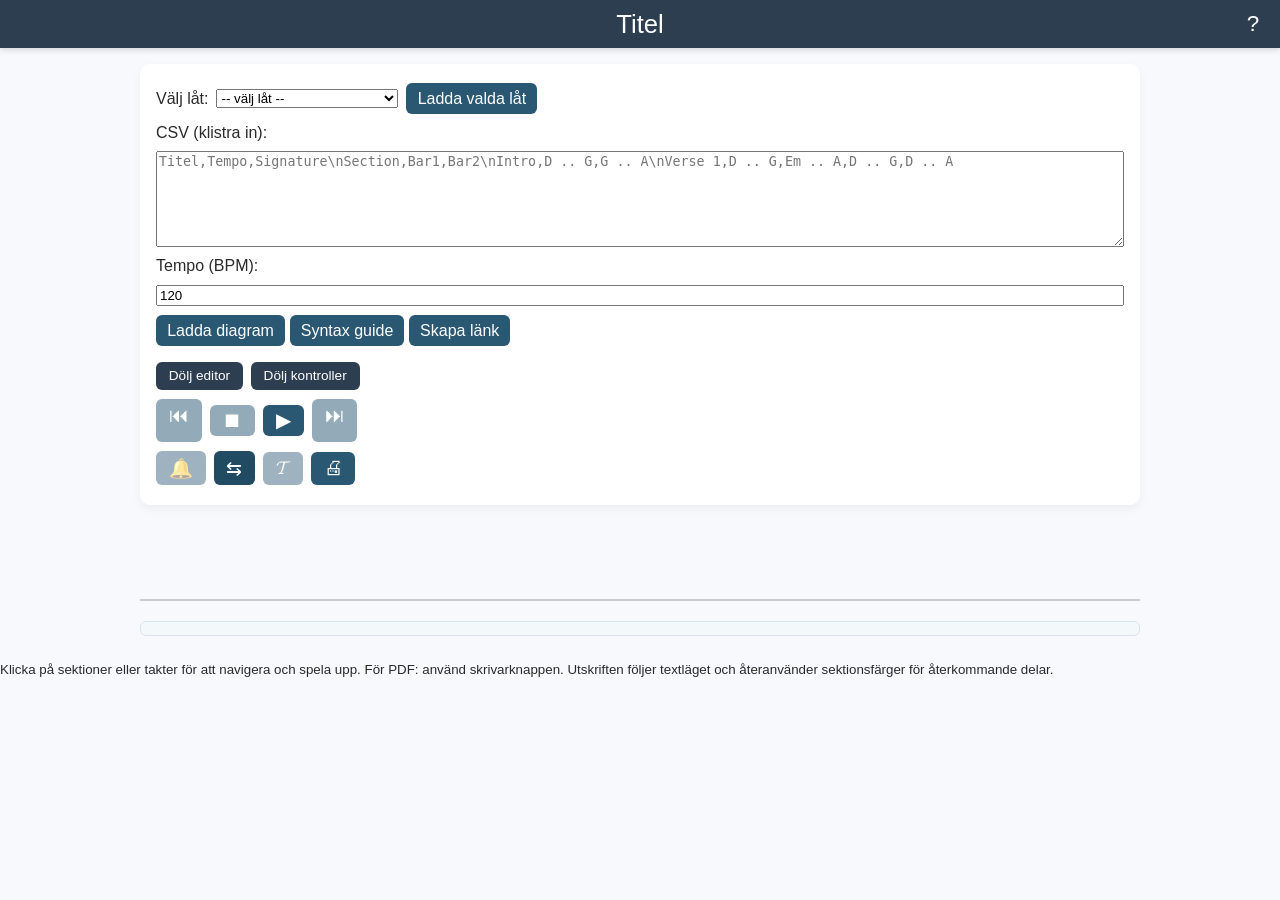
<file: index.html>
<!DOCTYPE html>
<html lang="sv">
<head>
  <meta charset="UTF-8" />
  <meta name="viewport" content="width=device-width, initial-scale=1.0" />
  <title>ChordFlow v37</title>
  <link rel="stylesheet" href="style.css" />
</head>
<body>
  <header>
    <!-- Header visar låtens titel och en länk till app-guiden. Innan CSV laddas visas en placeholder -->
    <h2 id="songTitle" class="song-title">Titel</h2>
    <!-- Frågetecken-ikon för att öppna app-guiden i ny flik -->
    <a href="usage_guide.html" target="_blank" id="appGuideLink" title="Visa appens guide" class="guide-link">?</a>
  </header>
  <main>
    <!-- wrapper för kontrollpanel och toggle-knapp -->
    <div class="controls-wrapper">
      <!-- Låtval och låtlista -->
      <div id="songControls" class="song-controls">
        <label for="songSelect">Välj låt:</label>
        <select id="songSelect">
          <option value="">-- välj låt --</option>
        </select>
        <button id="loadSong" class="song-btn">Ladda valda låt</button>
      </div>
      <!-- Redigeringspanel: CSV-data och tempo -->
      <div id="editorPanel" class="editor-panel">
        <label for="csvInput">CSV (klistra in):</label>
        <textarea id="csvInput" rows="6" placeholder="Titel,Tempo,Signature\nSection,Bar1,Bar2\nIntro,D .. G,G .. A\nVerse 1,D .. G,Em .. A,D .. G,D .. A"></textarea>
        <label for="tempo">Tempo (BPM):</label>
        <input type="number" id="tempo" min="30" max="300" value="120" />
        <div class="btn-row">
          <button id="load" class="editor-btn">Ladda diagram</button>
          <!-- Länk till syntaxguide för CSV-format -->
          <a href="syntax_guide.html" target="_blank" class="editor-btn" id="guideLink">Syntax&nbsp;guide</a>
          <!-- Skapar en delbar länk som innehåller hela låtens syntax -->
          <button id="createLink" class="editor-btn">Skapa länk</button>
        </div>
      </div>
      <!-- Knappar för att fälla editor och kontroller. Dessa visas horisontellt mellan editor och spelarknappar -->
      <div class="collapse-controls">
        <button id="toggleEditor" class="collapse-btn">Dölj editor</button>
        <button id="togglePlayer" class="collapse-btn" title="Dölj kontroller">Dölj kontroller</button>
      </div>
      <!-- Spelarkontroller: föregående, stopp, start, nästa -->
      <div id="playerControls" class="player-controls">
        <button id="prevSong" class="player-btn" title="Föregående låt">⏮</button>
        <button id="stop" class="player-btn" title="Stopp" disabled>⏹</button>
        <button id="start" class="player-btn" title="Start">▶</button>
        <button id="nextSong" class="player-btn" title="Nästa låt">⏭</button>
      </div>
      <!-- Kontrollknappar för metronom, scroll och text -->
      <div id="controlToggles" class="control-toggles">
        <button id="metronomeToggle" class="control-btn" title="Metronom">🔔</button>
        <button id="scrollToggle" class="control-btn" title="Autoscroll">⇆</button>
        <button id="textToggle" class="control-btn" title="Text">𝓣</button>
        <button id="printSong" class="control-btn" title="Skriv ut som PDF">🖨</button>
      </div>
    </div>
    <!-- Aktuellt ackord och cue -->
    <div id="currentChord" class="current-chord"></div>
    <div id="currentCue" class="current-cue"></div>

    <div id="macroFlow" class="macro-flow"></div>
    <div id="microFlow" class="micro-flow">
      <div id="microCurrent" class="micro-row"></div>
      <div id="microNext" class="micro-row"></div>
    </div>

    <!-- Textrad per sektion: visas under ackord och microflow -->
    <div id="sectionText" class="section-text"></div>
  </main>
  <footer>
    <small>Klicka på sektioner eller takter för att navigera och spela upp. För PDF: använd skrivarknappen. Utskriften följer textläget och återanvänder sektionsfärger för återkommande delar.</small>
  </footer>

  <!-- Separat utskriftsvy: används bara vid print/PDF och renderas från samma låtdata -->
  <section id="printView" class="print-view" aria-hidden="true"></section>

  <script src="script.js"></script>
</body>
</html>
</file>
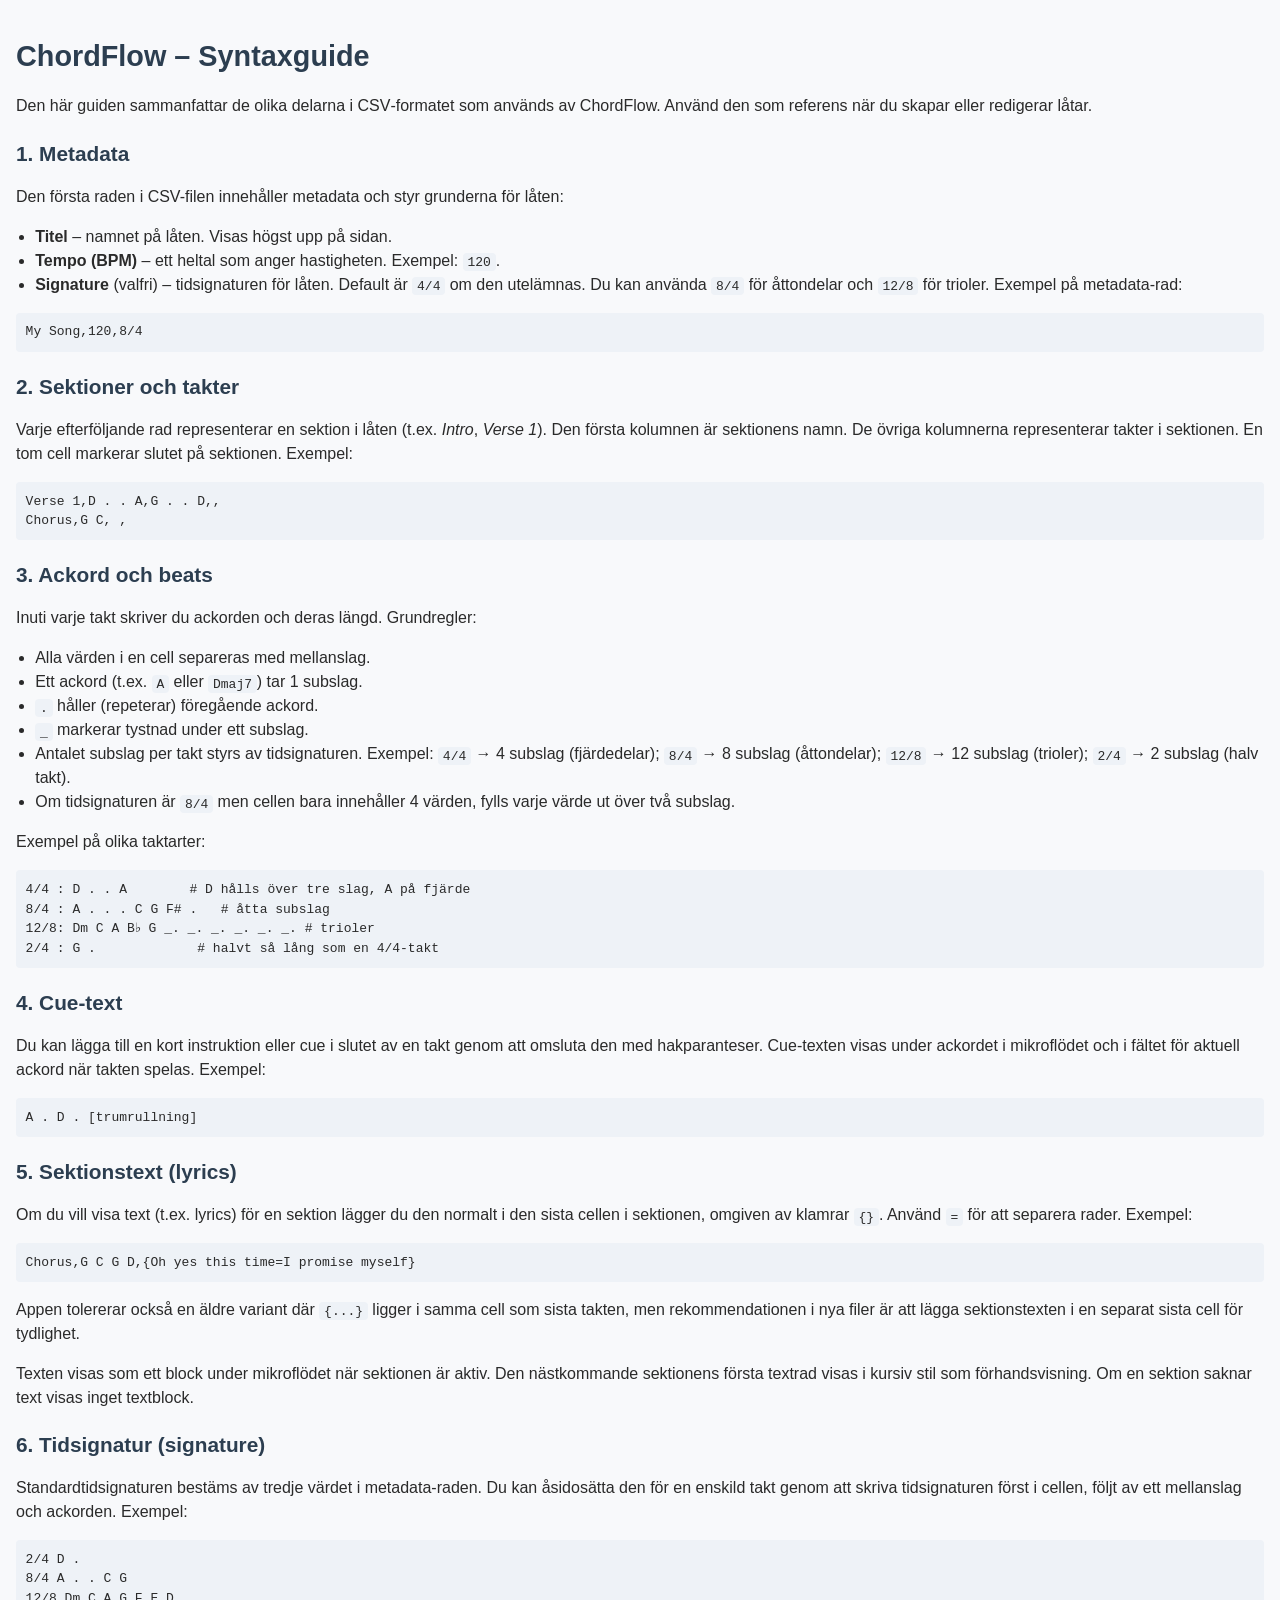
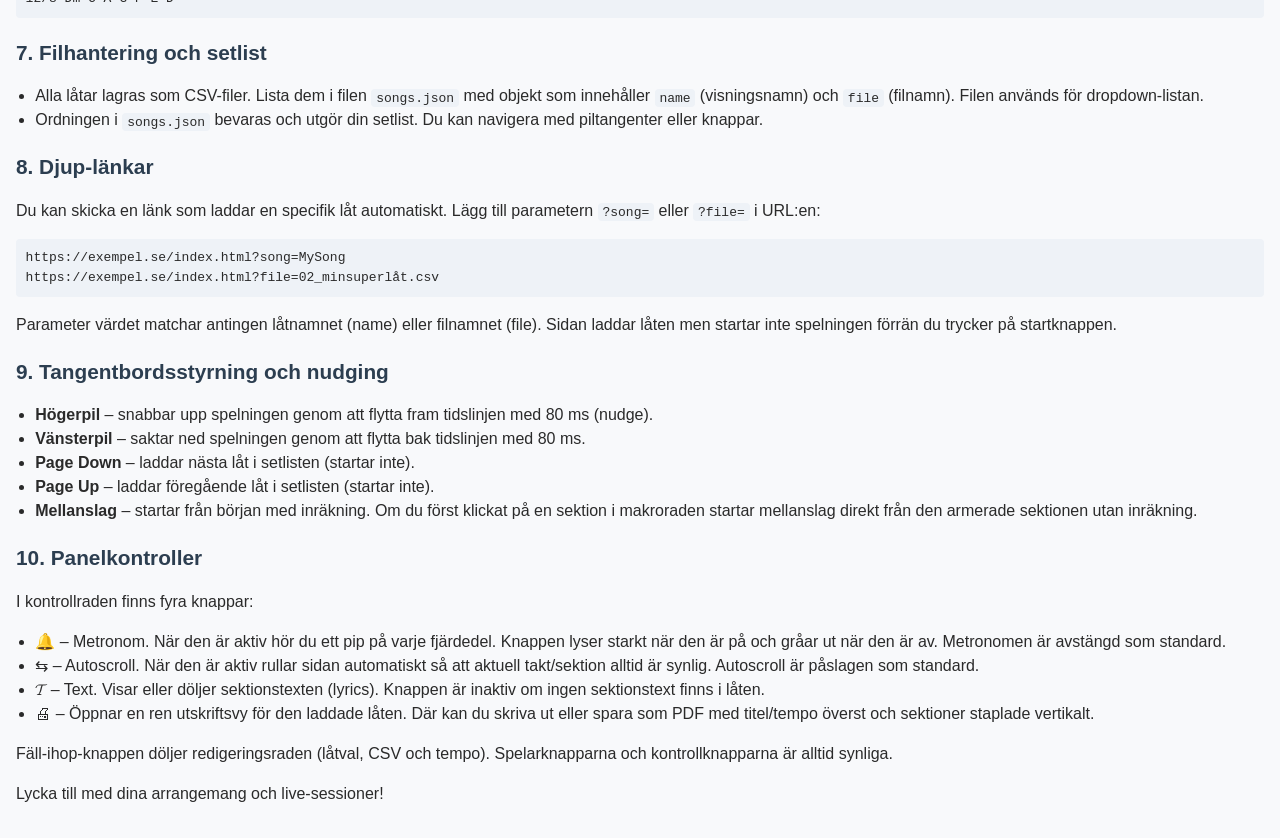
<file: syntax_guide.html>
<!DOCTYPE html>
<html lang="sv">
<head>
  <meta charset="UTF-8" />
  <meta name="viewport" content="width=device-width, initial-scale=1.0" />
  <title>ChordFlow – Syntaxguide (v33) v33</title>
  <style>
    body {
      font-family: "Inter", "Segoe UI", Roboto, sans-serif;
      margin: 0;
      padding: 1rem;
      background: #f8f9fb;
      color: #2a2a2a;
      line-height: 1.5;
    }
    h1 {
      font-size: 1.8rem;
      margin-bottom: 0.6rem;
      color: #2c3e50;
    }
    h2 {
      font-size: 1.3rem;
      margin-top: 1.2rem;
      margin-bottom: 0.3rem;
      color: #2c3e50;
    }
    code {
      background: #eef2f7;
      padding: 0.1rem 0.3rem;
      border-radius: 4px;
    }
    pre {
      background: #eef2f7;
      padding: 0.6rem;
      border-radius: 4px;
      overflow-x: auto;
    }
    ul {
      padding-left: 1.2rem;
    }
  </style>
</head>
<body>
  <h1>ChordFlow – Syntaxguide</h1>
  <p>Den här guiden sammanfattar de olika delarna i CSV‑formatet som används av ChordFlow. Använd den som referens när du skapar eller redigerar låtar.</p>

  <h2>1. Metadata</h2>
  <p>Den första raden i CSV-filen innehåller metadata och styr grunderna för låten:</p>
  <ul>
    <li><strong>Titel</strong> – namnet på låten. Visas högst upp på sidan.</li>
    <li><strong>Tempo (BPM)</strong> – ett heltal som anger hastigheten. Exempel: <code>120</code>.</li>
    <li><strong>Signature</strong> (valfri) – tidsignaturen för låten. Default är <code>4/4</code> om den utelämnas. Du kan använda <code>8/4</code> för åttondelar och <code>12/8</code> för trioler. Exempel på metadata‑rad:</li>
  </ul>
  <pre>My&nbsp;Song,120,8/4</pre>

  <h2>2. Sektioner och takter</h2>
  <p>Varje efterföljande rad representerar en sektion i låten (t.ex. <em>Intro</em>, <em>Verse&nbsp;1</em>). Den första kolumnen är sektionens namn. De övriga kolumnerna representerar takter i sektionen. En tom cell markerar slutet på sektionen. Exempel:</p>
  <pre>Verse&nbsp;1,D&nbsp;.&nbsp;.&nbsp;A,G&nbsp;.&nbsp;.&nbsp;D,,&#10;Chorus,G&nbsp;C,&nbsp;,&nbsp;</pre>

  <h2>3. Ackord och beats</h2>
  <p>Inuti varje takt skriver du ackorden och deras längd. Grundregler:</p>
  <ul>
    <li>Alla värden i en cell separeras med mellanslag.</li>
    <li>Ett ackord (t.ex. <code>A</code> eller <code>Dmaj7</code>) tar 1 subslag.</li>
    <li><code>.</code> håller (repeterar) föregående ackord.</li>
    <li><code>_</code> markerar tystnad under ett subslag.</li>
    <li>Antalet subslag per takt styrs av tidsignaturen. Exempel: <code>4/4</code> → 4 subslag (fjärdedelar); <code>8/4</code> → 8 subslag (åttondelar); <code>12/8</code> → 12 subslag (trioler); <code>2/4</code> → 2 subslag (halv takt).</li>
    <li>Om tidsignaturen är <code>8/4</code> men cellen bara innehåller 4 värden, fylls varje värde ut över två subslag.</li>
  </ul>
  <p>Exempel på olika taktarter:</p>
  <pre>4/4&nbsp;: D&nbsp;.&nbsp;.&nbsp;A        # D hålls över tre slag, A på fjärde&#10;8/4&nbsp;: A&nbsp;.&nbsp;.&nbsp;.&nbsp;C&nbsp;G&nbsp;F#&nbsp;.   # åtta subslag&#10;12/8: Dm&nbsp;C&nbsp;A&nbsp;B&#x266D;&nbsp;G&nbsp;_.&nbsp;_.&nbsp;_.&nbsp;_.&nbsp;_.&nbsp;_. # trioler&#10;2/4&nbsp;: G&nbsp;.             # halvt så lång som en 4/4-takt</pre>

  <h2>4. Cue‑text</h2>
  <p>Du kan lägga till en kort instruktion eller cue i slutet av en takt genom att omsluta den med hakparanteser. Cue‑texten visas under ackordet i mikroflödet och i fältet för aktuell ackord när takten spelas. Exempel:</p>
  <pre>A&nbsp;.&nbsp;D&nbsp;. [trumrullning]</pre>

  <h2>5. Sektionstext (lyrics)</h2>
  <p>Om du vill visa text (t.ex. lyrics) för en sektion lägger du den normalt i den sista cellen i sektionen, omgiven av klamrar <code>{}</code>. Använd <code>=</code> för att separera rader. Exempel:</p>
  <pre>Chorus,G&nbsp;C&nbsp;G&nbsp;D,{Oh&nbsp;yes&nbsp;this&nbsp;time=I&nbsp;promise&nbsp;myself}</pre>
  <p>Appen tolererar också en äldre variant där <code>{...}</code> ligger i samma cell som sista takten, men rekommendationen i nya filer är att lägga sektionstexten i en separat sista cell för tydlighet.</p>
  <p>Texten visas som ett block under mikroflödet när sektionen är aktiv. Den nästkommande sektionens första textrad visas i kursiv stil som förhandsvisning. Om en sektion saknar text visas inget textblock.</p>

  <h2>6. Tidsignatur (signature)</h2>
  <p>Standardtidsignaturen bestäms av tredje värdet i metadata-raden. Du kan åsidosätta den för en enskild takt genom att skriva tidsignaturen först i cellen, följt av ett mellanslag och ackorden. Exempel:</p>
  <pre>2/4&nbsp;D&nbsp;.&#10;8/4&nbsp;A&nbsp;.&nbsp;.&nbsp;C&nbsp;G&#10;12/8&nbsp;Dm&nbsp;C&nbsp;A&nbsp;G&nbsp;F&nbsp;E&nbsp;D</pre>

  <h2>7. Filhantering och setlist</h2>
  <ul>
    <li>Alla låtar lagras som CSV-filer. Lista dem i filen <code>songs.json</code> med objekt som innehåller <code>name</code> (visningsnamn) och <code>file</code> (filnamn). Filen används för dropdown-listan.</li>
    <li>Ordningen i <code>songs.json</code> bevaras och utgör din setlist. Du kan navigera med piltangenter eller knappar.</li>
  </ul>

  <h2>8. Djup‑länkar</h2>
  <p>Du kan skicka en länk som laddar en specifik låt automatiskt. Lägg till parametern <code>?song=</code> eller <code>?file=</code> i URL:en:</p>
  <pre>https://exempel.se/index.html?song=MySong&#10;https://exempel.se/index.html?file=02_minsuperlåt.csv</pre>
  <p>Parameter värdet matchar antingen låtnamnet (name) eller filnamnet (file). Sidan laddar låten men startar inte spelningen förrän du trycker på startknappen.</p>

  <h2>9. Tangentbordsstyrning och nudging</h2>
  <ul>
    <li><strong>Högerpil</strong> – snabbar upp spelningen genom att flytta fram tidslinjen med 80&nbsp;ms (nudge).</li>
    <li><strong>Vänsterpil</strong> – saktar ned spelningen genom att flytta bak tidslinjen med 80&nbsp;ms.</li>
    <li><strong>Page&nbsp;Down</strong> – laddar nästa låt i setlisten (startar inte).</li>
    <li><strong>Page&nbsp;Up</strong> – laddar föregående låt i setlisten (startar inte).</li>
    <li><strong>Mellanslag</strong> – startar från början med inräkning. Om du först klickat på en sektion i makroraden startar mellanslag direkt från den armerade sektionen utan inräkning.</li>
  </ul>

  <h2>10. Panelkontroller</h2>
  <p>I kontrollraden finns fyra knappar:</p>
  <ul>
    <li>🔔 – Metronom. När den är aktiv hör du ett pip på varje fjärdedel. Knappen lyser starkt när den är på och gråar ut när den är av. Metronomen är avstängd som standard.</li>
    <li>⇆ – Autoscroll. När den är aktiv rullar sidan automatiskt så att aktuell takt/sektion alltid är synlig. Autoscroll är påslagen som standard.</li>
    <li>𝓣 – Text. Visar eller döljer sektionstexten (lyrics). Knappen är inaktiv om ingen sektionstext finns i låten.</li>
    <li>🖨 – Öppnar en ren utskriftsvy för den laddade låten. Där kan du skriva ut eller spara som PDF med titel/tempo överst och sektioner staplade vertikalt.</li>
  </ul>

  <p>Fäll‑ihop‑knappen döljer redigeringsraden (låtval, CSV och tempo). Spelarknapparna och kontrollknapparna är alltid synliga.</p>

  <p>Lycka till med dina arrangemang och live‑sessioner!</p>
</body>
</html>
</file>
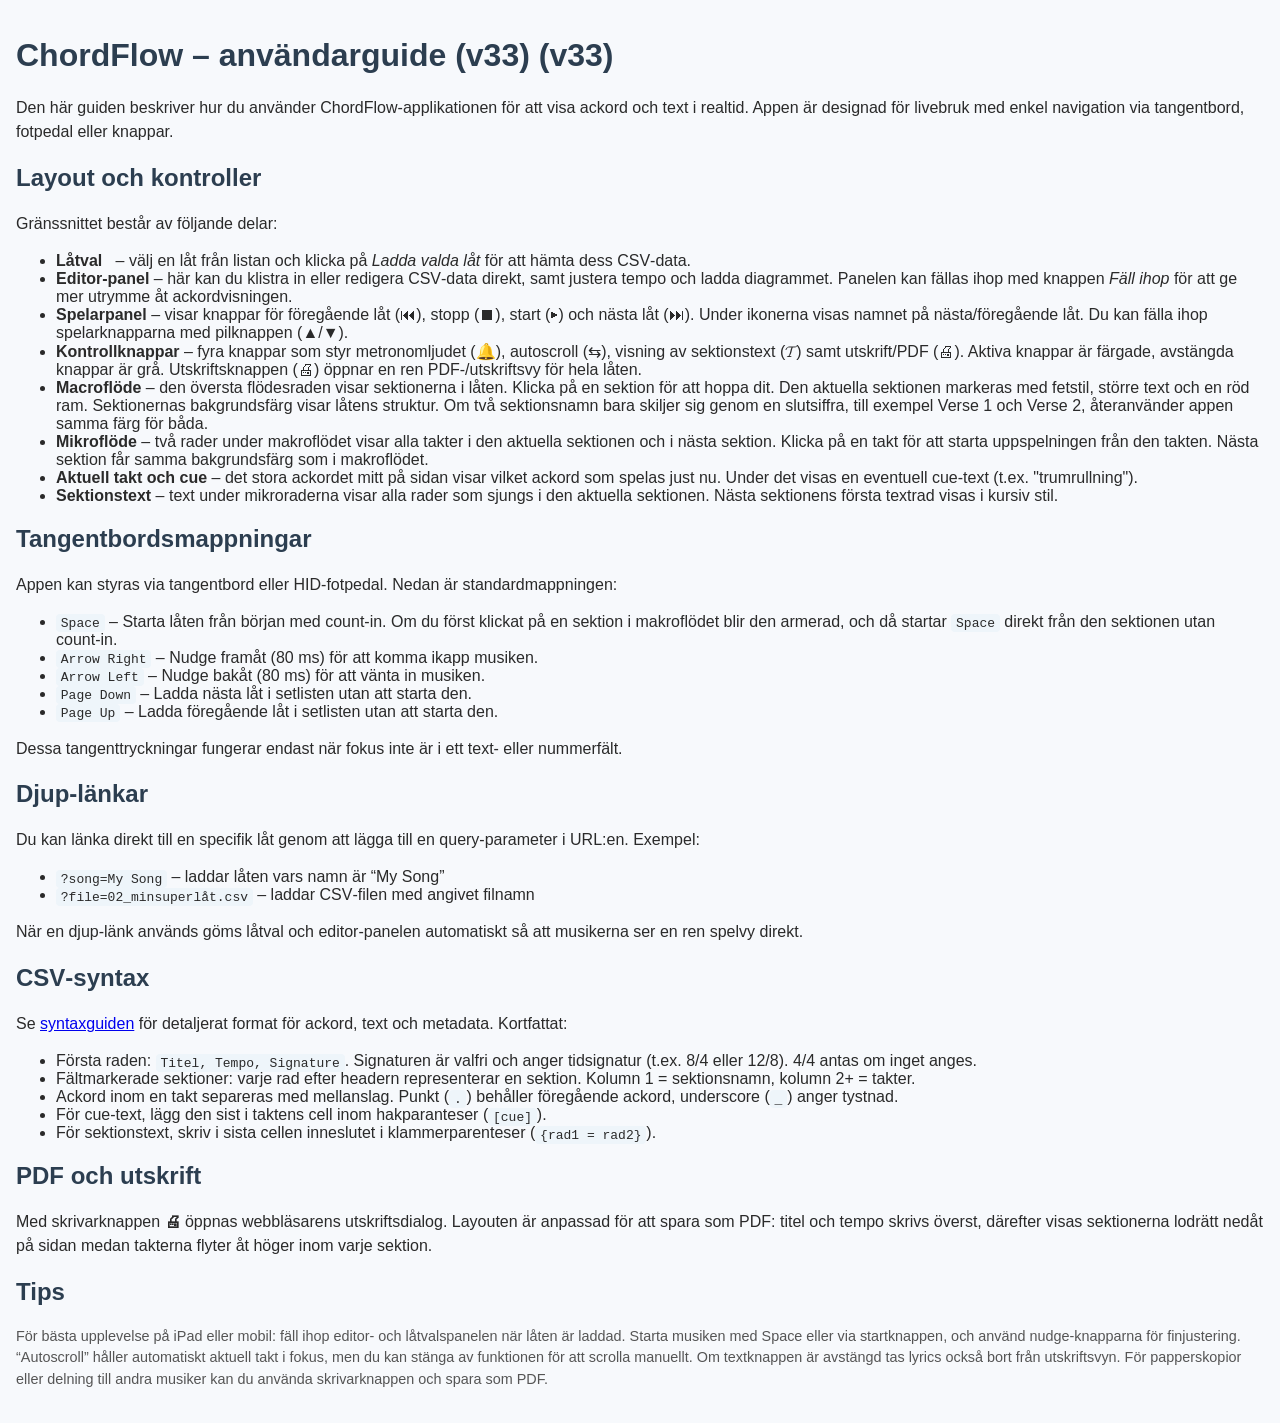
<file: usage_guide.html>
<!DOCTYPE html>
<html lang="sv">
<head>
  <meta charset="UTF-8" />
  <meta name="viewport" content="width=device-width, initial-scale=1.0" />
  <title>ChordFlow – Appguide v33</title>
  <link rel="stylesheet" href="style.css" />
  <style>
    body {
      font-family: "Inter", "Segoe UI", Roboto, sans-serif;
      background: #f7f9fc;
      color: #2a2a2a;
      margin: 0;
      padding: 1rem;
    }
    h1, h2 {
      color: #2c3e50;
    }
    p {
      line-height: 1.5;
      margin-bottom: 1rem;
    }
    ul {
      margin-bottom: 1rem;
    }
    code {
      background: #eef5fa;
      padding: 0.1rem 0.3rem;
      border-radius: 4px;
      font-family: monospace;
    }
    .button-hint {
      font-size: 0.9rem;
      color: #555;
    }
  </style>
</head>
<body>
  <h1>ChordFlow – användarguide (v33) (v33)</h1>
  <p>Den här guiden beskriver hur du använder ChordFlow‑applikationen för att visa ackord och text i realtid. Appen är designad för livebruk med enkel navigation via tangentbord, fotpedal eller knappar.</p>

  <h2>Layout och kontroller</h2>
  <p>Gränssnittet består av följande delar:</p>
  <ul>
    <li><strong>Låtval &nbsp;</strong> – välj en låt från listan och klicka på <em>Ladda valda låt</em> för att hämta dess CSV‑data.</li>
    <li><strong>Editor‑panel</strong> – här kan du klistra in eller redigera CSV‑data direkt, samt justera tempo och ladda diagrammet. Panelen kan fällas ihop med knappen <em>Fäll ihop</em> för att ge mer utrymme åt ackordvisningen.</li>
    <li><strong>Spelarpanel</strong> – visar knappar för föregående låt (⏮), stopp (⏹), start (▶) och nästa låt (⏭). Under ikonerna visas namnet på nästa/föregående låt. Du kan fälla ihop spelarknapparna med pilknappen (▲/▼).</li>
    <li><strong>Kontrollknappar</strong> – fyra knappar som styr metronomljudet (🔔), autoscroll (⇆), visning av sektionstext (𝓣) samt utskrift/PDF (🖨). Aktiva knappar är färgade, avstängda knappar är grå. Utskriftsknappen (🖨) öppnar en ren PDF-/utskriftsvy för hela låten.</li>
    <li><strong>Macroflöde</strong> – den översta flödesraden visar sektionerna i låten. Klicka på en sektion för att hoppa dit. Den aktuella sektionen markeras med fetstil, större text och en röd ram. Sektionernas bakgrundsfärg visar låtens struktur. Om två sektionsnamn bara skiljer sig genom en slutsiffra, till exempel Verse 1 och Verse 2, återanvänder appen samma färg för båda.</li>
    <li><strong>Mikroflöde</strong> – två rader under makroflödet visar alla takter i den aktuella sektionen och i nästa sektion. Klicka på en takt för att starta uppspelningen från den takten. Nästa sektion får samma bakgrundsfärg som i makroflödet.</li>
    <li><strong>Aktuell takt och cue</strong> – det stora ackordet mitt på sidan visar vilket ackord som spelas just nu. Under det visas en eventuell cue‑text (t.ex. "trumrullning").</li>
    <li><strong>Sektionstext</strong> – text under mikroraderna visar alla rader som sjungs i den aktuella sektionen. Nästa sektionens första textrad visas i kursiv stil.</li>
  </ul>

  <h2>Tangentbordsmappningar</h2>
  <p>Appen kan styras via tangentbord eller HID‑fotpedal. Nedan är standardmappningen:</p>
  <ul>
    <li><code>Space</code> – Starta låten från början med count‑in. Om du först klickat på en sektion i makroflödet blir den armerad, och då startar <code>Space</code> direkt från den sektionen utan count‑in.</li>
    <li><code>Arrow&nbsp;Right</code> – Nudge framåt (80&nbsp;ms) för att komma ikapp musiken.</li>
    <li><code>Arrow&nbsp;Left</code> – Nudge bakåt (80&nbsp;ms) för att vänta in musiken.</li>
    <li><code>Page&nbsp;Down</code> – Ladda nästa låt i setlisten utan att starta den.</li>
    <li><code>Page&nbsp;Up</code> – Ladda föregående låt i setlisten utan att starta den.</li>
  </ul>
  <p>Dessa tangenttryckningar fungerar endast när fokus inte är i ett text‑ eller nummerfält.</p>

  <h2>Djup‑länkar</h2>
  <p>Du kan länka direkt till en specifik låt genom att lägga till en query‑parameter i URL:en. Exempel:</p>
  <ul>
    <li><code>?song=My&nbsp;Song</code> – laddar låten vars namn är “My&nbsp;Song”</li>
    <li><code>?file=02_minsuperlåt.csv</code> – laddar CSV‑filen med angivet filnamn</li>
  </ul>
  <p>När en djup‑länk används göms låtval och editor-panelen automatiskt så att musikerna ser en ren spelvy direkt.</p>

  <h2>CSV‑syntax</h2>
  <p>Se <a href="syntax_guide.html" target="_blank">syntaxguiden</a> för detaljerat format för ackord, text och metadata. Kortfattat:</p>
  <ul>
    <li>Första raden: <code>Titel, Tempo, Signature</code>. Signaturen är valfri och anger tidsignatur (t.ex. 8/4 eller 12/8). 4/4 antas om inget anges.</li>
    <li>Fältmarkerade sektioner: varje rad efter headern representerar en sektion. Kolumn 1 = sektionsnamn, kolumn 2+ = takter.</li>
    <li>Ackord inom en takt separeras med mellanslag. Punkt (<code>.</code>) behåller föregående ackord, underscore (<code>_</code>) anger tystnad.</li>
    <li>För cue‑text, lägg den sist i taktens cell inom hakparanteser (<code>[cue]</code>).</li>
    <li>För sektionstext, skriv i sista cellen inneslutet i klammerparenteser (<code>{rad1 = rad2}</code>).</li>
  </ul>

  <h2>PDF och utskrift</h2>
  <p>Med skrivarknappen <strong>🖨</strong> öppnas webbläsarens utskriftsdialog. Layouten är anpassad för att spara som PDF: titel och tempo skrivs överst, därefter visas sektionerna lodrätt nedåt på sidan medan takterna flyter åt höger inom varje sektion.</p>

  <h2>Tips</h2>
  <p class="button-hint">För bästa upplevelse på iPad eller mobil: fäll ihop editor‑ och låtvalspanelen när låten är laddad. Starta musiken med Space eller via startknappen, och använd nudge‑knapparna för finjustering. “Autoscroll” håller automatiskt aktuell takt i fokus, men du kan stänga av funktionen för att scrolla manuellt. Om textknappen är avstängd tas lyrics också bort från utskriftsvyn. För papperskopior eller delning till andra musiker kan du använda skrivarknappen och spara som PDF.</p>

</body>
</html>
</file>
<file: style.css>
/*
 * ChordFlow v33 – konsekventa sektionsfärger och utskriftsvy som respekterar text-toggle
 */

body {
  font-family: "Inter", "Segoe UI", Roboto, sans-serif;
  margin: 0;
  padding: 0;
  background: #f7f9fc;
  color: #2a2a2a;
}

header {
  background: #2c3e50;
  color: #fff;
  padding: 0.6rem 1rem;
  text-align: center;
  box-shadow: 0 2px 6px rgba(0,0,0,0.15);
  position: relative; /* för att positionera guide-länken */
}

header .song-title {
  margin: 0;
  font-size: 1.6rem;
  font-weight: 500;
}

/* Frågetecken-länk för app-guide placerad uppe till höger i header */
header .guide-link {
  position: absolute;
  right: 1rem;
  top: 50%;
  transform: translateY(-50%);
  font-size: 1.4rem;
  color: #fff;
  text-decoration: none;
  background: transparent;
  padding: 0.1rem 0.3rem;
  border-radius: 4px;
  cursor: pointer;
  transition: background 0.2s;
}
header .guide-link:hover {
  background: rgba(255,255,255,0.2);
}

main {
  padding: 1rem;
  max-width: 1000px;
  margin: 0 auto;
}

/* Kontrollpanel wrapper – allt som gäller kontroller, låtval, spelare, toggles och editor */
.controls-wrapper {
  position: relative;
  margin-bottom: 1rem;
  background: #ffffff;
  border-radius: 10px;
  box-shadow: 0 4px 10px rgba(0,0,0,0.05);
  padding: 1.2rem 1rem;
  display: flex;
  flex-direction: column;
  gap: 0.6rem;
}

/* Rader för låtval, spelare och toggles */
.song-controls,
.player-controls,
.control-toggles {
  display: flex;
  align-items: center;
  gap: 0.5rem;
  flex-wrap: wrap;
}

/* Spelarknappar och kontrollknappar */
.song-btn,
.player-btn,
.control-btn,
.editor-btn {
  padding: 0.4rem 0.7rem;
  font-size: 1rem;
  border: none;
  border-radius: 6px;
  background: #2a5873;
  color: white;
  cursor: pointer;
  transition: background 0.2s ease;
  text-decoration: none;
  display: inline-block;
}
.song-btn:hover,
.player-btn:hover,
.control-btn:hover,
.editor-btn:hover {
  background: #214b62;
}
.player-btn:disabled {
  opacity: 0.5;
  cursor: default;
}

/* Gör spelarknapparna större för bättre synlighet */
.player-controls .player-btn {
  font-size: 1.25rem;
  padding: 0.35rem 0.8rem;
}

/* Kollapsad spelarpanel döljer spelarknappar */
.player-controls.collapsed {
  display: none;
}

/* Kollapsad rad för kontrollknappar (metronom, scroll, text) */
.control-toggles.collapsed {
  display: none;
}

/* Rad för knappar som fäller editor och kontroller. Placerad mellan editor och spelar-raderna */
.collapse-controls {
  display: flex;
  align-items: center;
  gap: 0.5rem;
  margin-top: 0.4rem;
}

/* Knappar för att fälla editor respektive kontroller */
.collapse-btn {
  padding: 0.4rem 0.8rem;
  font-size: 0.85rem;
  border: none;
  border-radius: 6px;
  background: #2c3e50;
  color: white;
  cursor: pointer;
  transition: background 0.2s ease;
  white-space: nowrap;
}
.collapse-btn:hover {
  background: #24374a;
}

/* Placera ikon över och hint under inne i spelarknappen */
.player-btn {
  display: flex;
  flex-direction: column;
  align-items: center;
  justify-content: center;
  line-height: 1;
}
.player-btn .hint {
  font-size: 0.6rem;
  line-height: 1;
  margin-top: 0.1rem;
  color: #f0f0f0; /* ljus textfärg för bättre kontrast på mörk bakgrund */
}

/* Separat kollapsknapp för spelarpanelen (placerad utanför raden) */
.player-toggle {
  align-self: flex-start;
  margin-top: -0.2rem;
  margin-left: 0.2rem;
  font-size: 0.9rem;
  white-space: nowrap;
}

/* Gör toggelknapparnas ikoner något större */
.control-toggles .control-btn {
  font-size: 1.2rem;
  padding: 0.35rem 0.8rem;
}

/* Aktiv status på kontrollknappar (t.ex. scroll på) */
.control-btn.active {
  background: #214b62;
}

/* Inaktiv state på kontrollknappar (metronom, scroll, text) – visa utgråad när funktionen är av */
.control-btn.off {
  opacity: 0.45;
}

/* Editor-panel: innehåller CSV och tempo */
.editor-panel {
  display: flex;
  flex-direction: column;
  gap: 0.6rem;
}

/* Knapp för att fälla ihop redigeringspanelen */
.toggle-editor {
  margin-top: 0.4rem;
  padding: 0.4rem 0.8rem;
  font-size: 0.85rem;
  border: none;
  border-radius: 6px;
  background: #2c3e50;
  color: white;
  cursor: pointer;
  align-self: flex-start;
  transition: background 0.2s ease;
}
.toggle-editor:hover {
  background: #24374a;
}

/* Collapsed editor: hide only editor-panel */
.editor-panel.collapsed {
  display: none;
}

/* Dölj låtval när panelen är kollapsad */
.song-controls.collapsed {
  display: none;
}

.controls label {
  font-size: 0.9rem;
}
.controls input[type="number"],
.controls textarea {
  padding: 0.5rem;
  font-size: 0.95rem;
  border: 1px solid #ccc;
  border-radius: 4px;
  resize: vertical;
}
.controls .btn-row {
  display: flex;
  gap: 0.5rem;
}
.controls button {
  padding: 0.55rem 0.8rem;
  font-size: 0.95rem;
  border: none;
  border-radius: 6px;
  background: #2a5873;
  color: white;
  cursor: pointer;
  transition: background 0.2s ease;
}
.controls button:disabled {
  opacity: 0.5;
  cursor: default;
}
.controls button:hover:not(:disabled) {
  background: #214b62;
}

/* Toggle-rad under knapparna */
.toggle-row {
  display: flex;
  gap: 0.5rem;
  margin-top: 0.5rem;
}
.toggle-button {
  padding: 0.4rem 0.8rem;
  font-size: 0.85rem;
  border: none;
  border-radius: 6px;
  background: #6c8da3;
  color: white;
  cursor: pointer;
  transition: background 0.2s ease;
}
.toggle-button.active {
  background: #2a5873;
}

/* Song selection wrapper */
/* Song selection wrapper (hidden by default; becomes flex via JS if songs exist) */
/* Song selection wrapper: visa i rad, göm tills songs finns */
/* Song selection wrapper: visas som rad. Ursprungligen doldes den tills songs.json laddats,
   men nu visas den alltid så att användaren ser dropdown och kan eventuellt välja. */
.song-select {
  display: flex;
  flex-direction: row;
  align-items: center;
  gap: 0.4rem;
  margin-bottom: 0.5rem;
  flex-wrap: wrap;
  background: #f0f4f9;
  padding: 0.4rem 0.6rem;
  border-radius: 6px;
}

/* Lyrics rad och celler */
.lyrics-row {
  display: flex;
  flex-wrap: nowrap;
  overflow-x: auto;
  margin-bottom: 0.3rem;
}
.lyrics-row.hidden {
  display: none;
}
.lyrics-cell {
  position: relative;
  min-width: 60px;
  border: 1px solid #ddd;
  padding: 0.2rem;
  margin-right: 0.25rem;
  display: flex;
  align-items: center;
  justify-content: center;
  text-align: center;
  font-size: 0.9rem;
  line-height: 1.2;
  overflow-wrap: break-word;
  word-wrap: break-word;
}
.lyrics-cell.active {
  background: #ffd96c;
  border-radius: 3px;
}

/* Textrad för sektioner */
.section-text {
  margin-bottom: 0.5rem;
  padding: 0.4rem;
  background: #f3f8fb;
  border: 1px solid #d8e3eb;
  border-radius: 6px;
  font-size: 1rem;
  line-height: 1.2;
  color: #222;
  white-space: pre-wrap;
}

/* Ackorddisplay */
#currentChord {
  font-size: 2.2rem;
  font-weight: bold;
  text-align: center;
  margin-bottom: 0.7rem;
  min-height: 2.5rem;
}

/* Makroflöde */
.macro-flow {
  display: flex;
  flex-wrap: nowrap;
  overflow-x: auto;
  margin-bottom: 1rem;
  border-bottom: 2px solid #ccc;
}
.macro-section {
  flex-grow: 1;
  display: flex;
  align-items: center;
  justify-content: center;
  padding: 0.4rem 0.6rem;
  border-right: 1px solid #ddd;
  font-size: 0.8rem;
  white-space: nowrap;
  cursor: pointer;
  /* bakgrundsfärg sätts via CSS variabel definierad inline i script */
  background: var(--section-color, #e6f7ff);
}
.macro-section.current {
  /* behåll sektionsfärgen även när sektionen är aktiv, men markera med tydligare kant */
  background: var(--section-color, #e6f7ff);
  color: #1f2d3a;
  font-weight: 700;
  border: 2px solid #2a5873;
  box-shadow: inset 0 0 0 1px rgba(255,255,255,0.45);
  font-size: 1.0rem;
}
.macro-section:hover {
  background: #dde8f2;
}

/* Mikroflöde */
.micro-flow {
  display: flex;
  flex-direction: column;
  gap: 4px;
}
.micro-row {
  display: flex;
  flex-wrap: nowrap;
  overflow-x: auto;
}
.bar {
  position: relative;
  /* Dynamic width: base width, but allow expansion based on content */
  min-width: 70px;
  flex: 0 0 auto;
  /* Tydligare och tjockare kant, färgsätts via JS */
  border: 2px solid #ddd;
  border-radius: 6px;
  box-shadow: 0 2px 4px rgba(0,0,0,0.05);
  padding: 0.35rem;
  margin-right: 0.35rem;
  display: flex;
  flex-direction: column;
  /* låt barn uppta full bredd och staplas uppifrån, så att cue-text får plats */
  align-items: stretch;
  justify-content: flex-start;
  cursor: pointer;
  /* fast höjd så att piparna placeras konsekvent */
  height: 5rem;
  background: #fff;
  transition: box-shadow 0.15s ease, background-color 0.15s ease, border-color 0.15s ease;
}

.bar.active {
  border-width: 5px;
  border-color: var(--section-active-border, var(--section-border-color, #385066));
  background: var(--section-active-bg, var(--section-color, #f3f6fa));
  box-shadow: inset 0 0 0 999px rgba(0,0,0,0.05), 0 0 0 2px rgba(30, 46, 60, 0.28), 0 5px 12px rgba(0,0,0,0.18);
}

.bar.active .segment:not(.active),
.bar.active .single-chord {
  background: var(--section-active-bg, var(--section-color, #f3f6fa));
}

.bar.active .single-chord {
  border-radius: 4px;
  padding: 0.1rem 0.2rem;
}

.segment-container {
  display: flex;
  width: 100%;
}
.segment {
  display: flex;
  align-items: center;
  justify-content: center;
  border-right: 1px solid #ddd;
  font-size: 1.0rem;
  padding: 0 3px;
  overflow: hidden;
}
.segment:last-child {
  border-right: none;
}
.segment.active {
  background: #ffd96c;
  border-radius: 3px;
}

.single-chord {
  font-size: 1.4rem;
  font-weight: bold;
}

/*
 * Place beat pips at the bottom of the bar. With a fixed bar height,
 * allowing margin-top: auto will push the pip row down while the
 * segments and cue text occupy the top portion. We add a small
 * bottom margin to separate the pips from the bottom edge. The
 * justify-content remains space-between so the pips spread evenly.
 */
.beat-pips {
  display: flex;
  justify-content: space-between;
  width: 100%;
  margin-top: auto;
  margin-bottom: 0.25rem;
}
.pip {
  width: 6px;
  height: 6px;
  border-radius: 50%;
  background: #ddd;
}
.pip.active {
  background: #ffd96c;
}

/* Cue text inside bar */
.cue-text {
  margin-top: 0.2rem;
  font-size: 0.7rem;
  color: #555;
  text-align: center;
  white-space: normal;
  word-break: break-word;
}
.cue-text.active {
  font-weight: bold;
  color: #2a5873;
}

/* Current cue display */
#currentCue {
  font-size: 1rem;
  text-align: center;
  margin-bottom: 0.5rem;
  color: #333;
  min-height: 1.2rem;
}

/* Next section preview italic style in section text */
.next-preview {
  font-style: italic;
  opacity: 0.7;
}

/* ===== Print/PDF layout ===== */

.print-view {
  display: none;
  background: #fff;
  color: #111;
}

.print-header {
  margin-bottom: 1rem;
  padding-bottom: 0.6rem;
  border-bottom: 2px solid #1f2d3a;
}

.print-title {
  margin: 0 0 0.3rem 0;
  font-size: 1.8rem;
  line-height: 1.1;
}

.print-meta {
  font-size: 0.95rem;
  color: #444;
}

.print-section {
  display: grid;
  grid-template-columns: 120px 1fr;
  gap: 0.55rem 0.8rem;
  align-items: start;
  margin-bottom: 0.9rem;
  page-break-inside: avoid;
  break-inside: avoid;
}

.print-section-name {
  font-weight: 700;
  font-size: 0.95rem;
  padding: 0.35rem 0.45rem;
  color: #1f2d3a;
  border: 1.5px solid #b8c4d0;
  border-radius: 6px;
  box-sizing: border-box;
}

.print-section-bars {
  display: flex;
  flex-wrap: wrap;
  gap: 0.35rem;
}

.print-bar {
  min-width: 82px;
  max-width: 160px;
  padding: 0.28rem 0.38rem;
  border: 1.5px solid #b8c4d0;
  border-radius: 6px;
  box-sizing: border-box;
}

.print-bar-label {
  font-size: 0.9rem;
  font-weight: 600;
  line-height: 1.15;
  white-space: nowrap;
}

.print-bar-cue {
  margin-top: 0.16rem;
  font-size: 0.62rem;
  color: #4f5d6b;
  white-space: normal;
  line-height: 1.15;
}

.print-section-text {
  grid-column: 2;
  font-size: 0.8rem;
  line-height: 1.25;
  color: #333;
  padding-top: 0.1rem;
}

@media print {
  @page {
    size: A4 landscape;
    margin: 12mm;
  }

  html,
  body {
    background: #fff !important;
  }

  header,
  main,
  footer {
    display: none !important;
  }

  .print-view {
    display: block !important;
    padding: 0;
  }
}
</file>
